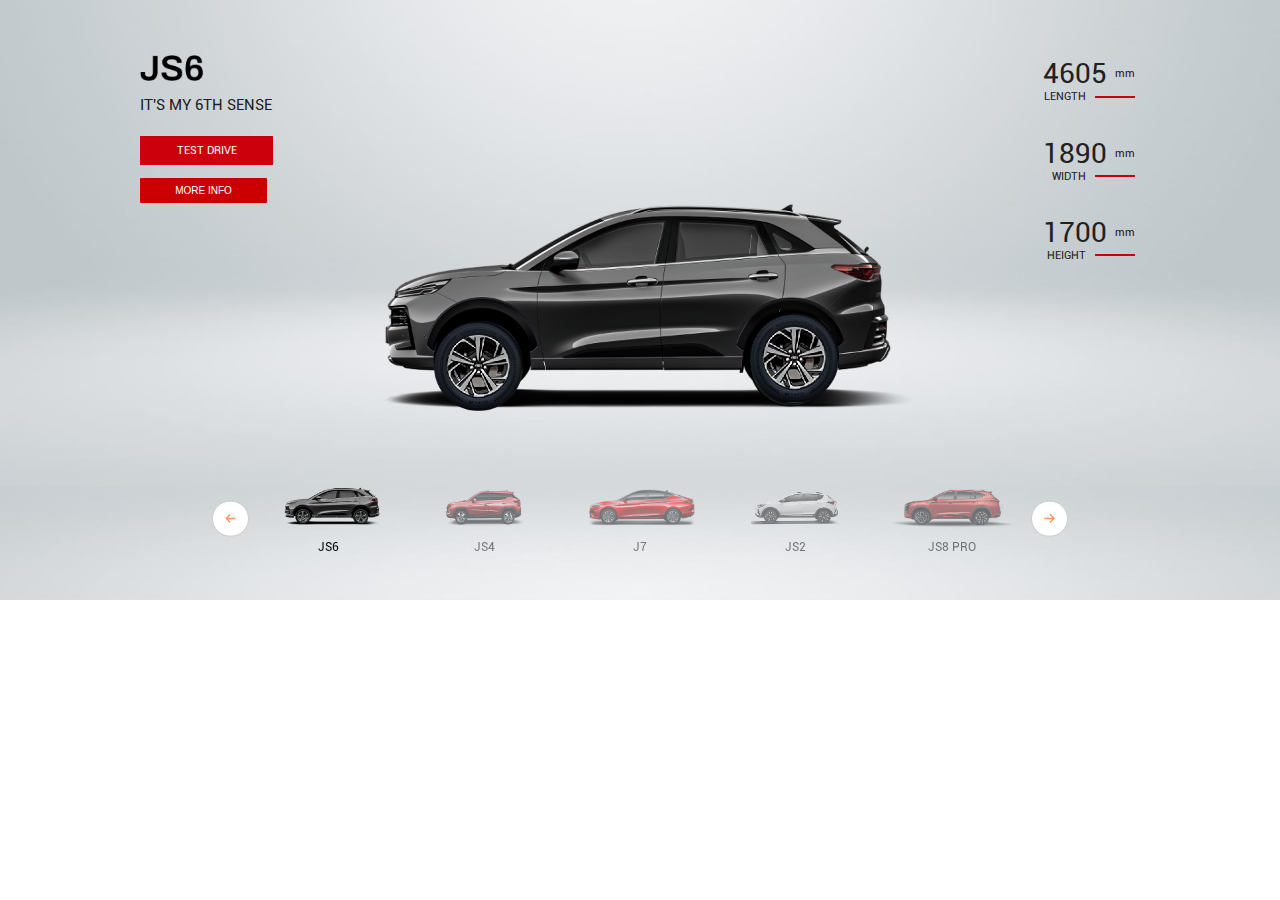
<file: tab.html>
<!DOCTYPE html>
<html lang="en">


<meta http-equiv="content-type" content="text/html;charset=UTF-8" />
<head>
    <meta charset="UTF-8" />
    <meta http-equiv="X-UA-Compatible" content="IE=edge" />
    <meta name="viewport"
          content="width=device-width, initial-scale=1.0, minimum-scale=1.0, maximum-scale=1.0, user-scalable=no" />
    <meta name="description"
          content="" />
    <meta name="keywords" content="" />
    <title> Passengers Cars</title>
    <link rel="stylesheet" href="data/tms/website/html/css/reset.css" />
    <link rel="stylesheet" href="data/tms/website/html/css/model.css" />
    <link rel="stylesheet" href="data/tms/website/html/css/swiper-bundle.min.css" />
    <script src="data/tms/website/html/js/utils/jquery.js"></script>
  
</head>
<body>

		<div class="carShow">
			<div class="swiper swiper-model">
				<div class="swiper-wrapper">
					<div class="swiper-slide T1" label="T1"
						data-slogan="Vanguard Technology SUV">
						<a class="carWrapper" href="#"> <img
							src="data/tms/website/html/images/model/s6al.png"> <span
							class="wheels"> <img
								src="data/tms/website/html/images/model/wheel_T1.png"> <img
								src="data/tms/website/html/images/model/wheel_T1.png">
						</span>
						</a>
					</div>
					<div class="swiper-slide T2" label="T2"
						data-slogan="Vanguard Technology SUV">
						<a class="carWrapper" href="#"> <img
							src="data/tms/website/html/images/model/j44a.png"> <span
							class="wheels"> <img
								src="data/tms/website/html/images/model/wheel_T2.png"> <img
								src="data/tms/website/html/images/model/wheel_T2.png">
						</span>
						</a>
					</div>
					<div class="swiper-slide dashing" label="dashing"
						data-slogan="Vanguard Technology SUV">
						<a class="carWrapper" href="#"> <img
							src="data/tms/website/html/images/model/j77.png">
							<span class="wheels"> <img
								src="data/tms/website/html/images/model/wheel_dashing.png">
								<img src="data/tms/website/html/images/model/wheel_dashing.png">
						</span>
						</a>
					</div>
					<!-- <div class="swiper-slide x70plus" label="x70plus"
						data-slogan="All-Round Travel SUV">
						<a class="carWrapper" href="#"> <img
							src="data/tms/website/html/images/model/eecc.png">
							<span class="wheels"> <img
								src="data/tms/website/html/images/model/wheel_x70plus.png">
								<img src="data/tms/website/html/images/model/wheel_x70plus.png">
						</span>
						</a>
					</div>
					<div class="swiper-slide x70" label="x70"
						data-slogan="All-Round Travel SUV">
						<a class="carWrapper" href="#"> <img
							src="data/tms/website/html/images/model/r88.png"> <span
							class="wheels"> <img
								src="data/tms/website/html/images/model/wheel_x70.png"> <img
								src="data/tms/website/html/images/model/wheel_x70.png">
						</span>
						</a>
					</div> -->

					<div class="swiper-slide x90plus" label="x90plus"
						data-slogan="All-Round Travel SUV">
						<a class="carWrapper" href="#"> <img
							src="data/tms/website/html/images/model/jspro.png"> <span
							class="wheels"> <img
								src="data/tms/website/html/images/model/wheel_x90plus.png"> <img
								src="data/tms/website/html/images/model/wheel_x90plus.png">
						</span>
						</a>
					</div>


					<div class="swiper-slide Js8" label="Js8"
						data-slogan="All-Round Travel SUV">
						<a class="carWrapper" href="#"> <img
							src="data/tms/website/html/images/model/j8pr.png"> <span
							class="wheels"> 
							 <img
								src="data/tms/website/html/images/model/wheel_Js8.png"> <img
								src="data/tms/website/html/images/model/wheel_Js8.png">
						</span> 
						</a>
					</div>

					

				</div>
			</div>
			<div class="bottom-box">
				<div class="bottom-box-swiper-box">
					<div class="swiper model-swiper">
						<div class="swiper-wrapper">
							<div class="swiper-slide" data-index="1">
								<img src="data/tms/website/html/images/model/model-T1-sub.png"
									alt="" />
								<div>JS6</div>
							</div>
							<div class="swiper-slide" data-index="2">
								<img src="data/tms/website/html/images/model/j44b.png"
									alt="" />
								<div>JS4</div>
							</div>
							<div class="swiper-slide" data-index="3">
								<img
									src="data/tms/website/html/images/model/model-dashing-sub.png"
									alt="" />
								<div>J7</div>
							</div>
							<!-- <div class="swiper-slide" data-index="4">
								<img
									src="data/tms/website/html/images/model/e30xm.png"
									alt="" />
								<div>E30X</div>
							</div> -->
							<!-- <div class="swiper-slide" data-index="5">
								<img src="data/tms/website/html/images/model/Rf8m.png"
									alt="" />
								<div>RF8 / RF8 PHEV</div>
							</div> -->

							<div class="swiper-slide" data-index="6">
								<img src="data/tms/website/html/images/model/Js2Prom.png"
									alt="" />
								<div>JS2 </div>
							</div>
							<!-- <div class="swiper-slide" data-index="7">
								<img src="data/tms/website/html/images/model/Js6 Prev m.png"
									alt="" />
								<div>JS6 PHEV</div>
							</div> -->
							<div class="swiper-slide" data-index="8">
								<img src="data/tms/website/html/images/model/js8 prom.png"
									alt="" />
								<div>JS8 PRO</div>
							</div>
							<!-- <div class="swiper-slide" data-index="9">
								<img src="data/tms/website/html/images/model/E-js1m.png"
									alt="" />
								<div>E-JS1</div>
							</div> -->
							<!-- <div class="swiper-slide" data-index="10">
								<img src="data/tms/website/html/images/model/e-js4 m.png"
									alt="" />
								<div>E-JS4</div>
							</div> -->
							<!-- <div class="swiper-slide" data-index="11">
								<img src="data/tms/website/html/images/model/ej7 m.png"
									alt="" />
								<div>E-J7</div>
							</div> -->
							
						
						</div>
					</div>
				</div>
				<div class="swiper-btn-box">
					<div class="swiper-prev swiper-prev-1">
						<img src="data/tms/website/html/images/common/O-L.png" alt="" />
						<img src="data/tms/website/html/images/common/W-L.png" alt="" />
					</div>
					<div class="swiper-next swiper-prev-2">
						<img src="data/tms/website/html/images/common/O-R.png" alt="" />
						<img src="data/tms/website/html/images/common/W-R.png" alt="" />
					</div>
				</div>

			</div>
			<ul class="list">
				<li class="">
					<div class="word">
						<div class="p">
							<img src="data/tms/website/html/images/model/modelName-T1.png">
						</div>

					<div class="introduce">IT'S MY 6TH SENSE</div>

          <div class="button-group">
      <a class="viewAll" href="#" data-model="Js4" 
onclick="openTestDriveForm_js6(event, this)">

  <span>TEST DRIVE</span>
  <img src="data/tms/website/html/images/model/W-R.png" alt="Icon">
</a>



<!-- iframe-page.html (on https://external.com) -->
<button id="openParentLink"
onclick="sendToParent('Js6'); return false;" 
        style="text-align: center; padding: 7px 30px; margin-top: 5px; 
               background: #c00; color: #fff; text-decoration: none; 
               font-weight: 300; border-radius: 1px; width: 127px; 
               font-size: 10px; border: none; cursor: pointer;">
    <span>MORE INFO</span></button>

<script>
  document.getElementById('openParentLink').addEventListener('click', function() {
    const message = {
      type: 'navigate',
      url: 'https://ladi.greenlinecastles.com/js6/' // the URL to open
    };
    window.parent.postMessage(message, 'https://ladi.greenlinecastles.com/'); // Use '*' or restrict to specific origin
  });
</script>



<!-- <script>
								function triggerParentNavigation() {
 					 window.parent.postMessage(
    				{
     				 type: 'navigate',
      				url: 'https://ladi.greenlinecastles.com/js6/'
					 },
    			'*' // or use the specific origin of the parent for more security
 				 );
				} 

					</script> -->

      <!-- <a href="#" onclick="sendToParent('Js6'); 
						return false;" style="text-align: center; padding: 7px 40px; margin-top: 100;
      background: #c00; color: #fff; text-decoration: none; font-weight:300; 
      border-radius: 1px; width: 120px;font-size: 10px;">
      <span>MORE INFO</span>
 
</a> -->



    </div>

          

					
					<style>

		
    				#tdOverlay_js6 {
     				display: none;
      				position: fixed;
      				top: 0; left: 0;
      				width: 100%; height: 100%;
      				background: rgba(0,0,0,0.5);
   	   				z-index: 9998;
   				 }
    				#tdPopupForm_js6, #tdConfirmation_js6 {
     				 display: none;
      				position: fixed;
     				 top: 50%; left: 50%;
      				transform: translate(-50%, -50%);
      				background: #fff;
      				padding: 20px ;
	  				text-align:center;
      				border-radius: 10px;
      				z-index: 9999;
     				 width: 90%;
     				 max-width: 600px;
      				font-family: 'Segoe UI', sans-serif;

   					 }
 					 </style>

				<!-- Overlay -->
				<div id="tdOverlay_js6" onclick="closeTestDriveForm_js6()"></div>

				<!-- Popup Form -->
				<div id="tdPopupForm_js6"style="display:none; position:fixed; 
				top:50%; left:50%; transform:translate(-50%, -50%); 
				z-index:9999; background:#fff; padding:20px; 
				border-radius:10px; width:90%; max-width:600px; 
				font-family:'Segoe UI', sans-serif;">

  				<h2 style="color:#c00; font-size:24px; margin-bottom:5px;">Book a Test Drive</h2>
  				<p style="color:#666; font-size:14px; margin-bottom:25px;">Fill your personal details to book a test drive appointment</p>

  				<form onsubmit="submitTestDriveForm_js6(event)" style="display:flex; 
  				flex-direction:column; gap:16px;">
  				<div style="display:flex; gap:10px;">

  				<input type="text" placeholder="First name" required style="flex:1; padding:10px; border:1px solid #ddd; border-radius:6px;">
  				<input type="text" placeholder="Last name" required style="flex:1; padding:10px; border:1px solid #ddd; border-radius:6px;">
   				</div>
   
					<input type="email" placeholder="Enter email here" required style="padding:10px;
					 border:1px solid #ddd; border-radius:6px;">

	 			<div style="display:flex; gap:10px;">
      			<select style="width:80px; padding:10px; border:1px solid #ddd; border-radius:6px;" required>
        		<option value="+234">+234</option>
       			 <!-- Add more country codes if needed -->
      			</select>
      			<input type="tel" placeholder="813 347 1257" required style="flex:1; padding:10px; border:1px solid #ddd; border-radius:6px;">
    			</div>
	 
   
   				 <input type="hidden" id="selectedModelInput_js6">

					<!-- Model Dropdown (optional override) -->
   			 <select id="modelDropdown_js6" 
			style="padding:10px; border:1px 
				solid #ddd; border-radius:6px;" required>
    			  <option value="">Select one of these options</option>
    			  <option value="Js6">Js6</option>
     			 <option value="Js4">Js4</option>
     			 <option value="J7">J7</option>
     			 <option value="Js2">Js2</option>
     			 <option value="Js8 Pro">Js8 Pro</option>
   			 </select>

				<select style="padding:10px; border:1px solid #ddd; border-radius:6px;" required>
      			<option value="">Select a location</option>
      			<option value="Lagos">Lagos</option>
      			<option value="Abuja">Abuja</option>
    			</select>

				<div style="display:flex; gap:10px;">
      			<input type="date" required style="flex:1; padding:10px; border:1px solid #ddd; border-radius:6px;">
      			<input type="time" required style="flex:1; padding:10px; border:1px solid #ddd; border-radius:6px;">
    			</div>

				<div style="display:flex; justify-content:space-between;">
     			 <button type="submit" style="padding:12px 20px; background:#c00; color:white; border:none; border-radius:6px; font-size:16px; cursor:pointer;">Submit ›</button>
    			</div>

  			  <!-- <button type="submit">Submit ›</button> -->
  				</form>
			</div>

				<!-- Confirmation -->
				<div id="tdConfirmation_js6">
   				 <h2 style="color:#333; font-size:24px; margin-bottom:10px;">You're All Set!</h2>

  				<p style="color:#888; font-size:15px;">
   				 Thank you for booking a test drive. One of our team members will contact you shortly to confirm the details. We can't wait for you to experience the drive!
 				 </p>
				</div>

				<!-- JS -->
				<script>
  					function openTestDriveForm_js6(event, element) {
    				event.preventDefault();
    				const selectedModel = element.getAttribute("data-model");
    				document.getElementById("selectedModelInput_js6").value = selectedModel;

   				 const dropdown = document.getElementById("modelDropdown_js6");
   				 for (const option of dropdown.options) {
     				 if (option.text.toLowerCase() === selectedModel.toLowerCase()) {
        			dropdown.value = option.value;
       				 break;
     			 }
   			 }

  				  document.getElementById("tdOverlay_js6").style.display = "block";
    				document.getElementById("tdPopupForm_js6").style.display = "block";
   					 document.getElementById("tdConfirmation_js6").style.display = "none";
  				}

 					 function closeTestDriveForm_js6() {
   					 document.getElementById("tdOverlay_js6").style.display = "none";
   					 document.getElementById("tdPopupForm_js6").style.display = "none";
   					 document.getElementById("tdConfirmation_js6").style.display = "none";
 			 }

  					function submitTestDriveForm_js6(event) {
    				event.preventDefault();
    				document.getElementById("tdPopupForm_js6").style.display = "none";
    				document.getElementById("tdConfirmation_js6").style.display = "block";
  			}
					</script>





						<!-- <a class="viewAlla" href="#"data-index="02" onclick="sendToParent('Js6'); 
						return false;"> <span>MORE INFO</span>  <img
							src="data/tms/website/html/images/model/W-R.png">
						</a>
									<script>
								function triggerParentNavigation() {
 					 window.parent.postMessage(
    				{
     				 type: 'navigate',
      				url: 'https://ladi.greenlinecastles.com/js6/'
					 },
    			'*' // or use the specific origin of the parent for more security
 				 );
				} 

					</script> -->
					</div>


					<div class="num_con">
						<div class="">
							<div class="p">
								<span class="num" data-num="4605">4605</span>mm
							</div>
							<div class="b">
								LENGTH<span class="line"></span>
							</div>
						</div>
						<div class="">
							<div class="p">
								<span class="num" data-num="1890">1890</span>mm
							</div>
							<div class="b">
								WIDTH<span class="line"></span>
							</div>
						</div>
						<div class="">
							<div class="p">
								<span class="num" data-num="1700">1700</span>mm
							</div>
							<div class="b">
								HEIGHT<span class="line"></span>
							</div>
						</div>
					</div>
				</li>


				<li class="">
					<div class="word">
						<div class="p">
							<img src="data/tms/website/html/images/model/modelName-x70plus.png">
						</div>
<div class="introduce">JUST FOR YOU</div>
<div class="button-group">
      <a class="viewAll" href="#" data-model="Js4" 
onclick="openTestDriveForm(event, this)">

  <span>TEST DRIVE</span>
  <img src="data/tms/website/html/images/model/W-R.png" alt="Icon">
</a>

     <a href="#" onclick="sendToParent('Js4'); 
						return false;" style="text-align: center; padding: 7px 40px; margin-top: 100;
      background: #c00; color: #fff; text-decoration: none; font-weight:300; 
      border-radius: 1px; width: 120px;font-size: 10px;">
      <span>MORE INFO</span>
 
</a>


<script>
								function triggerParentNavigation() {
 					 window.parent.postMessage(
    				{
     				 type: 'navigate',
      				url: 'https://ladi.greenlinecastles.com/js4/'
					 },
    			'*' // or use the specific origin of the parent for more security
 				 );
				} 

					</script>

    </div>

<!-- Overlay Background -->
<div id="tdOverlay" 
style="display:none; 
position:fixed; 
top:0; left:0; 
width:100%; 
height:100%; 
background:rgba(0,0,0,0.5); 
z-index:9998;" onclick="closeTestDriveForm()"></div>

<!-- Test Drive Form Popup -->
<div id="tdPopupForm" 
style="display:none; 
position:fixed; top:50%; left:50%; 
transform:translate(-50%, -50%); 
z-index:9999; background:#fff; 
padding:20px; border-radius:10px; 
width:90%; max-width:600px; 
font-family:'Segoe UI', sans-serif;">
  <h2 style="color:#c00; font-size:24px; margin-bottom:5px;">Book a Test Drive</h2>
  <p style="color:#666; font-size:14px; margin-bottom:25px;">Fill your personal details to book a test drive appointment</p>

  <form onsubmit="submitTestDriveForm(event)" style="display:flex; flex-direction:column; gap:16px;">
    <div style="display:flex; gap:10px;">
      <input type="text" placeholder="First name" required style="flex:1; padding:10px; border:1px solid #ddd; border-radius:6px;">
      <input type="text" placeholder="Last name" required style="flex:1; padding:10px; border:1px solid #ddd; border-radius:6px;">
    </div>

    <input type="email" placeholder="Enter email here" required style="padding:10px; border:1px solid #ddd; border-radius:6px;">

    <div style="display:flex; gap:10px;">
      <select style="width:80px; padding:10px; border:1px solid #ddd; border-radius:6px;" required>
        <option value="+234">+234</option>
        <!-- Add more country codes if needed -->
      </select>
      <input type="tel" placeholder="813 347 1257" required style="flex:1; padding:10px; border:1px solid #ddd; border-radius:6px;">
    </div>

    <!-- Hidden input to store selected model -->
    <input type="hidden" id="selectedModelInput" 
	name="selectedModel">

    <!-- Model Dropdown (optional override) -->
    <select id="modelDropdown" style="padding:10px; border:1px solid #ddd; border-radius:6px;" required>
      <option value="">Select one of these options</option>
      <option value="Js6">Js6</option>
      <option value="Js4">Js4</option>
      <option value="Js7">Js7</option>
      <option value="Js2">Js2</option>
      <option value="Js8 Pro">Js8 Pro</option>
    </select>

    <select style="padding:10px; border:1px solid #ddd; border-radius:6px;" required>
      <option value="">Select a location</option>
      <option value="Lagos">Lagos</option>
      <option value="Abuja">Abuja</option>
    </select>

    <div style="display:flex; gap:10px;">
      <input type="date" required style="flex:1; padding:10px; border:1px solid #ddd; border-radius:6px;">
      <input type="time" required style="flex:1; padding:10px; border:1px solid #ddd; border-radius:6px;">
    </div>

    <div style="display:flex; justify-content:space-between;">
      <button type="submit" style="padding:12px 20px; background:#c00; color:white; border:none; border-radius:6px; font-size:16px; cursor:pointer;">Submit ›</button>
    </div>
  </form>
</div>

<!-- Confirmation Screen -->
<div id="tdConfirmation" 
style="display:none; 
position:fixed; top:50%;
 left:50%; 
 transform:translate(-50%, -50%); 
 background:white; 
 padding:40px 30px;
  text-align:center;
   border-radius:12px; 
   max-width:400px; 
   width:90%; z-index:10000; 
   font-family:'Segoe UI', sans-serif;">
  <h2 style="color:#333; font-size:24px; margin-bottom:10px;">You're All Set!</h2>
  <p style="color:#888; font-size:15px;">
    Thank you for booking a test drive. One of our team members will contact you shortly to confirm the details. We can't wait for you to experience the drive!
  </p>
</div>
<script>
  function openTestDriveForm(event, element) {
    event.preventDefault();

    // Get model name from button's data attribute
    const selectedModel = element.getAttribute("data-model");

    // Set hidden input for tracking
    document.getElementById("selectedModelInput").value = selectedModel;

    // Pre-select model in dropdown if it exists
    const dropdown = document.getElementById("modelDropdown");
    if (dropdown) {
      for (const option of dropdown.options) {
        if (option.text.toLowerCase() === selectedModel.toLowerCase()) {
          dropdown.value = option.value;
          break;
        }
      }
    }

    // Show popup and overlay
    document.getElementById("tdPopupForm").style.display = "block";
    document.getElementById("tdOverlay").style.display = "block";
  }

  function closeTestDriveForm() {
    document.getElementById("tdPopupForm").style.display = "none";
    document.getElementById("tdOverlay").style.display = "none";
    document.getElementById("tdConfirmation").style.display = "none";
  }

  function submitTestDriveForm(event) {
    event.preventDefault();

    // Hide form, show confirmation
    document.getElementById("tdPopupForm").style.display = "none";
    document.getElementById("tdConfirmation").style.display = "block";

    // You can also gather form data here if needed (AJAX or console.log)
  }
</script>





					
					</div>

					<div class="num_con">
						<div class="">
							<div class="p">
								<span class="num" data-num="4410">4410</span>mm
							</div>
							<div class="b">
								LENGTH<span class="line"></span>
							</div>
						</div>
						<div class="">
							<div class="p">
								<span class="num" data-num="1800">1800</span>mm
							</div>
							<div class="b">
								WIDTH<span class="line"></span>
							</div>
						</div>
						<div class="">
							<div class="p">
								<span class="num" data-num="1600">1600</span>mm
							</div>
							<div class="b">
								HEIGHT<span class="line"></span>
							</div>
						</div>
					</div>
				</li>



        <li class="">
					<div class="word">
						<div class="p">
							<img
								src="data/tms/website/html/images/model/modelName-dashing.png">
						</div>
						<div class="introduce">THE DREAMING HATCHBACK</div>

            <div class="button-group">
      <a class="viewAll" href="#" data-model="Js7" 
onclick="openTestDriveForm_j7(event, this)">

  <span>TEST DRIVE</span>
  <img src="data/tms/website/html/images/model/W-R.png" alt="Icon">
</a>

      <a href="#" onclick="sendToParent('Js7'); 
						return false;" style="text-align: center; padding: 7px 40px; margin-top: 100;
      background: #c00; color: #fff; text-decoration: none; font-weight:300; 
      border-radius: 1px; width: 120px;font-size: 10px;">
      <span>MORE INFO</span>
 
</a>


<script>
								function triggerParentNavigation() {
 					 window.parent.postMessage(
    				{
     				 type: 'navigate',
      				url: 'https://ladi.greenlinecastles.com/j7'
					 },
    			'*' // or use the specific origin of the parent for more security
 				 );
				} 

					</script>
    </div>


    		<style>
    #tdOverlay_j7 {
      display: none;
      position: fixed;
      top: 0; left: 0;
      width: 100%; height: 100%;
      background: rgba(0,0,0,0.5);
      z-index: 9998;
    }
    #tdPopupForm_j7, #tdConfirmation_j7 {
      display: none;
      position: fixed;
      top: 50%; left: 50%;
      transform: translate(-50%, -50%);
      background: #fff;
      padding: 40px 30px;
	  text-align:center;
      border-radius: 12px;
      z-index: 10000;
      width: 90%;
      max-width: 400px;
      font-family: 'Segoe UI', sans-serif;
    }
  </style>




<!-- Overlay -->
<div id="tdOverlay_j7" onclick="closeTestDriveForm_j7()"></div>

<!-- Popup Form -->
<div id="tdPopupForm_j7"style="display:none; position:fixed; 
top:50%; left:50%; transform:translate(-50%, -50%); 
z-index:9999; background:#fff; padding:20px; 
border-radius:10px; width:90%; max-width:600px; 
font-family:'Segoe UI', sans-serif;">

  <h2 style="color:#c00; font-size:24px; margin-bottom:5px;">Book a Test Drive</h2>
  <p style="color:#666; font-size:14px; margin-bottom:25px;">Fill your personal details to book a test drive appointment</p>

  <form onsubmit="submitTestDriveForm_j7(event)" style="display:flex; 
  flex-direction:column; gap:16px;">
  <div style="display:flex; gap:10px;">

  <input type="text" placeholder="First name" required style="flex:1; padding:10px; border:1px solid #ddd; border-radius:6px;">
  <input type="text" placeholder="Last name" required style="flex:1; padding:10px; border:1px solid #ddd; border-radius:6px;">
   </div>
   
	<input type="email" placeholder="Enter email here" required style="padding:10px;
	 border:1px solid #ddd; border-radius:6px;">

	 <div style="display:flex; gap:10px;">
      <select style="width:80px; padding:10px; border:1px solid #ddd; border-radius:6px;" required>
        <option value="+234">+234</option>
        <!-- Add more country codes if needed -->
      </select>
      <input type="tel" placeholder="813 347 1257" required style="flex:1; padding:10px; border:1px solid #ddd; border-radius:6px;">
    </div>
	 
   
    <input type="hidden" id="selectedModelInput_j7">

	<!-- Model Dropdown (optional override) -->
    <select id="modelDropdown_j7" 
	style="padding:10px; border:1px 
	solid #ddd; border-radius:6px;" required>
      <option value="">Select one of these options</option>
      <option value="Js6">Js6</option>
      <option value="Js4">Js4</option>
      <option value="J7">J7</option>
      <option value="Js2">Js2</option>
      <option value="Js8 Pro">Js8 Pro</option>
    </select>

	<select style="padding:10px; border:1px solid #ddd; border-radius:6px;" required>
      <option value="">Select a location</option>
      <option value="Lagos">Lagos</option>
      <option value="Abuja">Abuja</option>
    </select>

	<div style="display:flex; gap:10px;">
      <input type="date" required style="flex:1; padding:10px; border:1px solid #ddd; border-radius:6px;">
      <input type="time" required style="flex:1; padding:10px; border:1px solid #ddd; border-radius:6px;">
    </div>

	<div style="display:flex; justify-content:space-between;">
      <button type="submit" style="padding:12px 20px; background:#c00; color:white; border:none; border-radius:6px; font-size:16px; cursor:pointer;">Submit ›</button>
    </div>

    <!-- <button type="submit">Submit ›</button> -->
  </form>
</div>

<!-- Confirmation -->
<div id="tdConfirmation_j7">
    <h2 style="color:#333; font-size:24px; margin-bottom:10px;">You're All Set!</h2>

  <p style="color:#888; font-size:15px;">
    Thank you for booking a test drive. One of our team members will contact you shortly to confirm the details. We can't wait for you to experience the drive!
  </p>
</div>

<!-- JS -->
<script>
  function openTestDriveForm_j7(event, element) {
    event.preventDefault();
    const selectedModel = element.getAttribute("data-model");
    document.getElementById("selectedModelInput_j7").value = selectedModel;

    const dropdown = document.getElementById("modelDropdown_j7");
    for (const option of dropdown.options) {
      if (option.text.toLowerCase() === selectedModel.toLowerCase()) {
        dropdown.value = option.value;
        break;
      }
    }

    document.getElementById("tdOverlay_j7").style.display = "block";
    document.getElementById("tdPopupForm_j7").style.display = "block";
    document.getElementById("tdConfirmation_j7").style.display = "none";
  }

  function closeTestDriveForm_j7() {
    document.getElementById("tdOverlay_j7").style.display = "none";
    document.getElementById("tdPopupForm_j7").style.display = "none";
    document.getElementById("tdConfirmation_j7").style.display = "none";
  }

  function submitTestDriveForm_j7(event) {
    event.preventDefault();
    document.getElementById("tdPopupForm_js7").style.display = "none";
    document.getElementById("tdConfirmation_js7").style.display = "block";
  }
</script>

					</div>
					<div class="num_con">
						<div class="">
							<div class="p">
								<span class="num" data-num="4772">4772</span>mm
							</div>
							<div class="b">
								LENGTH<span class="line"></span>
							</div>
						</div>
						<div class="">
							<div class="p">
								<span class="num" data-num="1820">1820</span>mm
							</div>
							<div class="b">
								WIDTH<span class="line"></span>
							</div>
						</div>
						<div class="">
							<div class="p">
								<span class="num" data-num="1492">14922</span>mm
							</div>
							<div class="b">
								HEIGHT<span class="line"></span>
							</div>
						</div>
					</div>
				</li>


        <li class="">
					<div class="word">
						<div class="p">
							<img src="data/tms/website/html/images/model/JS2.png">
						</div>
						<div class="introduce">
						YOUR IDEAL FIRST CITY SUV	
                        </div>
         <div class="button-group">
      <a class="viewAll" href="#" data-model="Js2" 
onclick="openTestDriveForm_js2(event, this)">

  <span>TEST DRIVE</span>
  <img src="data/tms/website/html/images/model/W-R.png" alt="Icon">
</a>

      <a href="#" onclick="sendToParent('Js2'); 
						return false;" style="text-align: center; padding: 7px 40px; margin-top: 100;
      background: #c00; color: #fff; text-decoration: none; font-weight:300; 
      border-radius: 1px; width: 120px;font-size: 10px;">
      <span>MORE INFO</span>
 
</a>


<script>
								function triggerParentNavigation() {
 					 window.parent.postMessage(
    				{
     				 type: 'navigate',
      				url: 'https://ladi.greenlinecastles.com/js2/'
					 },
    			'*' // or use the specific origin of the parent for more security
 				 );
				} 

					</script>
    </div>

    <style>


     #tdOverlay_js2 {
      display: none;
      position: fixed;
      top: 0; left: 0;
      width: 100%; height: 100%;
      background: rgba(0,0,0,0.5);
      z-index: 9998;
    }
    #tdPopupForm_js2, #tdConfirmation_js2 {
      display: none;
      position: fixed;
      top: 50%; left: 50%;
      transform: translate(-50%, -50%);
      background: #fff;
      padding: 40px 30px;
	  text-align:center;
      border-radius: 12px;
      z-index: 10000;
      width: 90%;
      max-width: 400px;
      font-family: 'Segoe UI', sans-serif;
    }
  </style>



<!-- Overlay -->
<div id="tdOverlay_js2" onclick="closeTestDriveForm_js2()"></div>

<!-- Popup Form -->
<div id="tdPopupForm_js2"style="display:none; position:fixed; 
top:50%; left:50%; transform:translate(-50%, -50%); 
z-index:9999; background:#fff; padding:20px; 
border-radius:10px; width:90%; max-width:600px; 
font-family:'Segoe UI', sans-serif;">

  <h2 style="color:#c00; font-size:24px; margin-bottom:5px;">Book a Test Drive</h2>
  <p style="color:#666; font-size:14px; margin-bottom:25px;">Fill your personal details to book a test drive appointment</p>

  <form onsubmit="submitTestDriveForm_js2(event)" style="display:flex; 
  flex-direction:column; gap:16px;">
  <div style="display:flex; gap:10px;">

  <input type="text" placeholder="First name" required style="flex:1; padding:10px; border:1px solid #ddd; border-radius:6px;">
  <input type="text" placeholder="Last name" required style="flex:1; padding:10px; border:1px solid #ddd; border-radius:6px;">
   </div>
   
	<input type="email" placeholder="Enter email here" required style="padding:10px;
	 border:1px solid #ddd; border-radius:6px;">

	 <div style="display:flex; gap:10px;">
      <select style="width:80px; padding:10px; border:1px solid #ddd; border-radius:6px;" required>
        <option value="+234">+234</option>
        <!-- Add more country codes if needed -->
      </select>
      <input type="tel" placeholder="813 347 1257" required style="flex:1; padding:10px; border:1px solid #ddd; border-radius:6px;">
    </div>
	 
   
    <input type="hidden" id="selectedModelInput_js2">

	<!-- Model Dropdown (optional override) -->
    <select id="modelDropdown_js2" 
	style="padding:10px; border:1px 
	solid #ddd; border-radius:6px;" required>
      <option value="">Select one of these options</option>
      <option value="Js6">Js6</option>
      <option value="Js4">Js4</option>
      <option value="Js7">Js7</option>
      <option value="Js2">Js2</option>
      <option value="Js8 Pro">Js8 Pro</option>
    </select>

	<select style="padding:10px; border:1px solid #ddd; border-radius:6px;" required>
      <option value="">Select a location</option>
      <option value="Lagos">Lagos</option>
      <option value="Abuja">Abuja</option>
    </select>

	<div style="display:flex; gap:10px;">
      <input type="date" required style="flex:1; padding:10px; border:1px solid #ddd; border-radius:6px;">
      <input type="time" required style="flex:1; padding:10px; border:1px solid #ddd; border-radius:6px;">
    </div>

	<div style="display:flex; justify-content:space-between;">
      <button type="submit" style="padding:12px 20px; background:#c00; color:white; border:none; border-radius:6px; font-size:16px; cursor:pointer;">Submit ›</button>
    </div>

    <!-- <button type="submit">Submit ›</button> -->
  </form>
</div>

<!-- Confirmation -->
<div id="tdConfirmation_js2">
    <h2 style="color:#333; font-size:24px; margin-bottom:10px;">You're All Set!</h2>

  <p style="color:#888; font-size:15px;">
    Thank you for booking a test drive. One of our team members will contact you shortly to confirm the details. We can't wait for you to experience the drive!
  </p>
</div>

<!-- JS -->
<script>
  function openTestDriveForm_js2(event, element) {
    event.preventDefault();
    const selectedModel = element.getAttribute("data-model");
    document.getElementById("selectedModelInput_js2").value = selectedModel;

    const dropdown = document.getElementById("modelDropdown_js2");
    for (const option of dropdown.options) {
      if (option.text.toLowerCase() === selectedModel.toLowerCase()) {
        dropdown.value = option.value;
        break;
      }
    }

    document.getElementById("tdOverlay_js2").style.display = "block";
    document.getElementById("tdPopupForm_js2").style.display = "block";
    document.getElementById("tdConfirmation_js2").style.display = "none";
  }

  function closeTestDriveForm_js2() {
    document.getElementById("tdOverlay_js2").style.display = "none";
    document.getElementById("tdPopupForm_js2").style.display = "none";
    document.getElementById("tdConfirmation_js2").style.display = "none";
  }

  function submitTestDriveForm_js2(event) {
    event.preventDefault();
    document.getElementById("tdPopupForm_js2").style.display = "none";
    document.getElementById("tdConfirmation_js2").style.display = "block";
  }
</script>


						
					</div>
					<div class="num_con">
						<div class="">
							<div class="p">
								<span class="num" data-num="4149">4149</span>mm
							</div>
							<div class="b">
								LENGTH<span class="line"></span>
							</div>
						</div>
						<div class="">
							<div class="p">
								<span class="num" data-num="1750">1750</span>mm
							</div>
							<div class="b">
								WIDTH<span class="line"></span>
							</div>
						</div>
						<div class="">
							<div class="p">
								<span class="num" data-num="1566">1566</span>mm
							</div>
							<div class="b">
								HEIGHT<span class="line"></span>
							</div>
						</div>
					</div>
				</li>



         <li class="">
					<div class="word">
						<div class="p">
							<img src="data/tms/website/html/images/model/JS8 PRO.png">
						</div>
						<div class="introduce">
						LARGER SPACE, MORE HAPPINESS
                        </div>
         <div class="button-group">
      <a class="viewAll" href="#" data-model="Js8 Pro" 
onclick="openTestDriveForm_js8(event, this)">

  <span>TEST DRIVE</span>
  <img src="data/tms/website/html/images/model/W-R.png" alt="Icon">
</a>

      <a href="#"data-index="02" onclick="sendToParent('Js8'); 
						return false;" style="text-align: center; padding: 7px 40px; margin-top: 100;
      background: #c00; color: #fff; text-decoration: none; font-weight:300; 
      border-radius: 1px; width: 120px;font-size: 10px;">
      <span>MORE INFO</span>
 
</a>


<script>
								function triggerParentNavigation() {
 					 window.parent.postMessage(
    				{
     				 type: 'navigate',
      				url: '#'
					 },
    			'*' // or use the specific origin of the parent for more security
 				 );
				} 

					</script>
    </div>

    <style>

    #tdOverlay_js8 {
      display: none;
      position: fixed;
      top: 0; left: 0;
      width: 100%; height: 100%;
      background: rgba(0,0,0,0.5);
      z-index: 9998;
    }
    #tdPopupForm_js8, #tdConfirmation_js8 {
      display: none;
      position: fixed;
      top: 50%; left: 50%;
      transform: translate(-50%, -50%);
      background: #fff;
      padding: 40px 30px;
	  text-align:center;
      border-radius: 12px;
      z-index: 10000;
      width: 90%;
      max-width: 400px;
      font-family: 'Segoe UI', sans-serif;
    }
  </style>




<!-- Overlay -->
<div id="tdOverlay_js8" onclick="closeTestDriveForm_js8()"></div>

<!-- Popup Form -->
<div id="tdPopupForm_js8"style="display:none; position:fixed; 
top:50%; left:50%; transform:translate(-50%, -50%); 
z-index:9999; background:#fff; padding:20px; 
border-radius:10px; width:90%; max-width:600px; 
font-family:'Segoe UI', sans-serif;">

  <h2 style="color:#c00; font-size:24px; margin-bottom:5px;">Book a Test Drive</h2>
  <p style="color:#666; font-size:14px; margin-bottom:25px;">Fill your personal details to book a test drive appointment</p>

  <form onsubmit="submitTestDriveForm_js8(event)" style="display:flex; 
  flex-direction:column; gap:16px;">
  <div style="display:flex; gap:10px;">

  <input type="text" placeholder="First name" required style="flex:1; padding:10px; border:1px solid #ddd; border-radius:6px;">
  <input type="text" placeholder="Last name" required style="flex:1; padding:10px; border:1px solid #ddd; border-radius:6px;">
   </div>
   
	<input type="email" placeholder="Enter email here" required style="padding:10px;
	 border:1px solid #ddd; border-radius:6px;">

	 <div style="display:flex; gap:10px;">
      <select style="width:80px; padding:10px; border:1px solid #ddd; border-radius:6px;" required>
        <option value="+234">+234</option>
        <!-- Add more country codes if needed -->
      </select>
      <input type="tel" placeholder="813 347 1257" required style="flex:1; padding:10px; border:1px solid #ddd; border-radius:6px;">
    </div>
	 
   
    <input type="hidden" id="selectedModelInput_js8">

	<!-- Model Dropdown (optional override) -->
    <select id="modelDropdown_js8" 
	style="padding:10px; border:1px 
	solid #ddd; border-radius:6px;" required>
      <option value="">Select one of these options</option>
      <option value="Js6">Js6</option>
      <option value="Js4">Js4</option>
      <option value="Js7">Js7</option>
      <option value="Js2">Js2</option>
      <option value="Js8 Pro">Js8 Pro</option>
    </select>

	<select style="padding:10px; border:1px solid #ddd; border-radius:6px;" required>
      <option value="">Select a location</option>
      <option value="Lagos">Lagos</option>
      <option value="Abuja">Abuja</option>
    </select>

	<div style="display:flex; gap:10px;">
      <input type="date" required style="flex:1; padding:10px; border:1px solid #ddd; border-radius:6px;">
      <input type="time" required style="flex:1; padding:10px; border:1px solid #ddd; border-radius:6px;">
    </div>

	<div style="display:flex; justify-content:space-between;">
      <button type="submit" style="padding:12px 20px; background:#c00; color:white; border:none; border-radius:6px; font-size:16px; cursor:pointer;">Submit ›</button>
    </div>

    <!-- <button type="submit">Submit ›</button> -->
  </form>
</div>

<!-- Confirmation -->
<div id="tdConfirmation_js8">
    <h2 style="color:#333; font-size:24px; margin-bottom:10px;">You're All Set!</h2>

  <p style="color:#888; font-size:15px;">
    Thank you for booking a test drive. One of our team members will contact you shortly to confirm the details. We can't wait for you to experience the drive!
  </p>
</div>

<!-- JS -->
<script>
  function openTestDriveForm_js8(event, element) {
    event.preventDefault();
    const selectedModel = element.getAttribute("data-model");
    document.getElementById("selectedModelInput_js8").value = selectedModel;

    const dropdown = document.getElementById("modelDropdown_js8");
    for (const option of dropdown.options) {
      if (option.text.toLowerCase() === selectedModel.toLowerCase()) {
        dropdown.value = option.value;
        break;
      }
    }

    document.getElementById("tdOverlay_js8").style.display = "block";
    document.getElementById("tdPopupForm_js8").style.display = "block";
    document.getElementById("tdConfirmation_js8").style.display = "none";
  }

  function closeTestDriveForm_js8() {
    document.getElementById("tdOverlay_js8").style.display = "none";
    document.getElementById("tdPopupForm_js8").style.display = "none";
    document.getElementById("tdConfirmation_js8").style.display = "none";
  }

  function submitTestDriveForm_js8(event) {
    event.preventDefault();
    document.getElementById("tdPopupForm_js8").style.display = "none";
    document.getElementById("tdConfirmation_js8").style.display = "block";
  }
</script>


						
					</div>
					<div class="num_con">
						<div class="">
							<div class="p">
								<span class="num" data-num="4825">4825</span>mm
							</div>
							<div class="b">
								LENGTH<span class="line"></span>
							</div>
						</div>
						<div class="">
							<div class="p">
								<span class="num" data-num="1870">1870</span>mm
							</div>
							<div class="b">
								WIDTH<span class="line"></span>
							</div>
						</div>
						<div class="">
							<div class="p">
								<span class="num" data-num="1758">1758</span>mm
							</div>
							<div class="b">
								HEIGHT<span class="line"></span>
							</div>
						</div>
					</div>
				</li>








			
		


</body>
<script src="data/tms/website/html/js/utils/rem.js"></script>
<script src="data/tms/website/html/js/utils/swiper-bundle.min.js"></script>
<script
	src="data/tms/website/html/js/utils/jquery.animateNumber.min.js"></script>
<script src="data/tms/website/html/js/utils/scrollReveal.js"></script>
<script src="data/tms/website/html/js/utils/anime.min.js"></script>
<script src="data/tms/website/html/js/utils/aliplayer.js"></script>
<script src="data/tms/website/html/js/index.js"></script>
<script src="data/tms/website/html/js/en/home/index.js"></script>
<!-- 引入header组件 -->
<script type="text/babel" src="data/tms/website/html/scripts/header.js"></script>
<script type="text/babel" src="data/tms/website/html/components/common/header/menu.js"></script>

</script>



</html>
</file>
<file: data/tms/website/html/css/model.css>
/* .model {
  height: 10.08rem;
  background-color: #fff;
  padding: 0.3rem;
}

.model .model-box {
  background-color: #e5e5e5;
  width: 100%;
  height: 100%;
  position: relative;
}

.model .model-box .model-name {
  position: absolute;
  left: 1.1rem;
  top: 1.3rem;
  display: -webkit-box;
  display: -ms-flexbox;
  display: flex;
  -webkit-box-align: start;
      -ms-flex-align: start;
          align-items: flex-start;
  -webkit-box-orient: vertical;
  -webkit-box-direction: normal;
      -ms-flex-direction: column;
          flex-direction: column;
}

.model .model-box .model-name img {
  width: 5.85rem;
  height: 0.33rem;
  -webkit-animation-duration: 1s;
          animation-duration: 1s;
}

.model .model-box .model-name div {
  font-size: 0.3rem;
  color: #333;
  -webkit-animation-duration: 1s;
          animation-duration: 1s;
  margin-top: 0.28rem;
  letter-spacing: 0.04rem;
}

.model .model-box .more-btn {
  display: -webkit-box;
  display: -ms-flexbox;
  display: flex;
  -webkit-box-align: center;
      -ms-flex-align: center;
          align-items: center;
  position: absolute;
  -webkit-animation-duration: 1s;
          animation-duration: 1s;
  left: 1.1rem;
  top: 2.8rem;
  cursor: pointer;
}

.model .model-box .more-btn img {
  width: 0.17rem;
  height: 0.14rem;
}

.model .model-box .more-btn div {
  font-size: 0.16rem;
  color: #333;
  margin-right: 0.24rem;
  -webkit-transition: all 0.5s;
  transition: all 0.5s;
  letter-spacing: 0.04rem;
}

.model .model-box .more-btn:hover div {
  color: #ff874a;
}

.model .model-box .description {
  position: absolute;
  right: 0.7rem;
  top: 2.25rem;
  color: #fff;
  font-size: 1.2rem;
  line-height: 1.2rem;
}

.model .model-box .big-car {
  position: absolute;
  left: 50%;
  top: 50%;
  -webkit-transform: translate(-50%, -50%);
          transform: translate(-50%, -50%);
  width: 12rem;
  height: 7rem;
  cursor: pointer;
}

.model .model-box .big-car img {
  width: 100%;
  height: 100%;
}

.model .model-box .bottom-box {
  position: absolute;
  bottom: 0.6rem;
  padding: 0 0.56rem 0 0.5rem;
  width: 100%;
  display: -webkit-box;
  display: -ms-flexbox;
  display: flex;
  -webkit-box-align: center;
      -ms-flex-align: center;
          align-items: center;
  -webkit-box-pack: justify;
      -ms-flex-pack: justify;
          justify-content: space-between;
  -webkit-box-sizing: border-box;
          box-sizing: border-box;
}

.model .model-box .bottom-box .bottom-box-swiper-box {
  width: 68%;
  padding-left: 1.5rem;
}

.model .model-box .bottom-box .model-swiper {
  width: 100%;
  position: relative;
  padding: 0.2rem 0 0 0;
}

.model .model-box .bottom-box .model-swiper .swiper-slide {
  display: -webkit-box;
  display: -ms-flexbox;
  display: flex;
  -webkit-box-align: center;
      -ms-flex-align: center;
          align-items: center;
  -webkit-box-orient: vertical;
  -webkit-box-direction: normal;
      -ms-flex-direction: column;
          flex-direction: column;
  width: 100%;
  height: 100%;
}

.model .model-box .bottom-box .model-swiper .swiper-slide img {
  width: 1.7rem;
  height: auto;
}

.model .model-box .bottom-box .model-swiper .swiper-slide img:nth-of-type(2) {
  display: none;
}

.model .model-box .bottom-box .model-swiper .swiper-slide div {
  color: #000;
  font-size: 0.14rem;
  margin-top: 0.25rem;
}

.model .model-box .bottom-box .model-swiper .swiper-slide:hover img:nth-of-type(1) {
  display: none;
}

.model .model-box .bottom-box .model-swiper .swiper-slide:hover img:nth-of-type(2) {
  display: block;
}

.model .model-box .bottom-box .swiper-btn-box {
  width: 66%;
  position: absolute;
  display: -webkit-box;
  display: -ms-flexbox;
  display: flex;
  left: 6%;
  top: 50%;
  -webkit-box-align: center;
      -ms-flex-align: center;
          align-items: center;
  -webkit-box-pack: justify;
      -ms-flex-pack: justify;
          justify-content: space-between;
  -webkit-transform: translateY(-50%);
          transform: translateY(-50%);
  z-index: 0;
}

.model .model-box .bottom-box .swiper-btn-box .swiper-prev {
  border-radius: 50%;
  background-color: #fff;
  width: 0.55rem;
  display: -webkit-box;
  display: -ms-flexbox;
  display: flex;
  -webkit-box-align: center;
      -ms-flex-align: center;
          align-items: center;
  -webkit-box-pack: center;
      -ms-flex-pack: center;
          justify-content: center;
  height: 0.55rem;
  cursor: pointer;
  border: 1px solid #ccc;
  -webkit-transition: all 0.5s;
  transition: all 0.5s;
}

.model .model-box .bottom-box .swiper-btn-box .swiper-prev img {
  width: 0.17rem;
  height: 0.14rem;
}

.model .model-box .bottom-box .swiper-btn-box .swiper-prev img:nth-of-type(2) {
  display: none;
}

.model .model-box .bottom-box .swiper-btn-box .swiper-prev:hover {
  background-color: #ff874a;
  border-color: #ff874a;
}

.model .model-box .bottom-box .swiper-btn-box .swiper-prev-1:hover {
  border-color: #ff874a;
}

.model .model-box .bottom-box .swiper-btn-box .swiper-prev-1:hover img:nth-of-type(2) {
  display: block;
}

.model .model-box .bottom-box .swiper-btn-box .swiper-prev-1:hover img:nth-of-type(1) {
  display: none;
}

.model .model-box .bottom-box .swiper-btn-box .swiper-prev-2:hover {
  border-color: #ff874a;
  background-color: #ff874a;
}

.model .model-box .bottom-box .swiper-btn-box .swiper-prev-2:hover img:nth-of-type(2) {
  display: block;
}

.model .model-box .bottom-box .swiper-btn-box .swiper-prev-2:hover img:nth-of-type(1) {
  display: none;
}

.model .model-box .bottom-box .swiper-btn-box .swiper-next {
  border-radius: 50%;
  background-color: #fff;
  width: 0.55rem;
  display: -webkit-box;
  display: -ms-flexbox;
  display: flex;
  -webkit-box-align: center;
      -ms-flex-align: center;
          align-items: center;
  -webkit-box-pack: center;
      -ms-flex-pack: center;
          justify-content: center;
  height: 0.55rem;
  cursor: pointer;
  border: 1px solid #ccc;
  -webkit-transition: all 0.5s;
  transition: all 0.5s;
}

.model .model-box .bottom-box .swiper-btn-box .swiper-next img {
  width: 0.17rem;
  height: 0.14rem;
}

.model .model-box .bottom-box .swiper-btn-box .swiper-next img:nth-of-type(2) {
  display: none;
}

.model .model-box .bottom-box .btn {
  width: 2.65rem;
  height: 0.79rem;
  background-color: #68a598;
  border-bottom: 0.05rem solid #4aa3db;
  color: #fff;
  font-size: 0.16rem;
  display: -webkit-box;
  display: -ms-flexbox;
  display: flex;
  -webkit-box-align: center;
      -ms-flex-align: center;
          align-items: center;
  -webkit-box-pack: center;
      -ms-flex-pack: center;
          justify-content: center;
  cursor: pointer;
  margin-left: 2.45rem;
  letter-spacing: 0.03rem;
  -webkit-transition: all 0.2s;
  transition: all 0.2s;
  position: relative;
  overflow: hidden;
} */
.carShow{
	background: url(../images/model/model-bg.jpg) no-repeat top left;
	height: 9rem;
	background-size: 100% 100%;
	display: flex;
	flex-direction: column;
	position: relative;
	/* justify-content: center; */
}
.carShow .swiper-model{
	position: absolute;
	top: 2.96rem;
	/* left: 100%; */
	left: 0;
	width: 100%;
	height: 3.4rem;
	/* transition: all 1.3s; */
}
/* .carShow .swiper-model.on{
	left: 0;
	transition: all 1.3s 0.4s;
} */
.carShow .swiper-model .swiper-slide{display: flex; justify-content: center; align-items: center;}
.carShow .swiper-model .carWrapper{
	width: 10.42rem; height: 3.4rem; position: relative; display: block;
}
.carShow .swiper-model .carWrapper img{
	width: 10.42rem;
}

.carShow .bottom-box{position: absolute; bottom:0.5rem ;left: 50%; display: flex; justify-content: center; align-items: center; height: 1.2rem; width: 12.84rem; transform: translate(-50%,0);}

.carShow .bottom-box .bottom-box-swiper-box{
	width: 11.68rem;
	height: 100%;
}
.carShow .bottom-box .bottom-box-swiper-box .model-swiper{
	width: 100%; height: 100%;
}
.carShow .bottom-box .bottom-box-swiper-box .swiper-slide {
    width: fit-content;
    display: flex;
    /* flex-direction: column; */
    justify-content: center;
    text-align: center;
    /* margin: 0 0.25rem; */
	flex-wrap: wrap;
    opacity: 0.5;
    cursor: pointer;
}
.carShow .bottom-box .bottom-box-swiper-box .swiper-slide img{
   height: 0.62rem;
   width: auto;
 /*  margin-bottom: 0.3rem; */
}
.carShow .bottom-box .bottom-box-swiper-box .swiper-slide>div{
	font-size: 0.18rem;
	width: 100%;
}
.carShow .bottom-box .bottom-box-swiper-box .swiper-slide-thumb-active{
	opacity: 1;
}
/* 车轮: */
.carShow .swiper-model .swiper-slide .wheels img{
    position: absolute;
}
.carShow .swiper-model .swiper-slide .wheels.active img{
    animation:wheelAnim 1.3s ;
}
.carShow .swiper-model .swiper-slide .wheels.active.reverse img{
    animation:wheelAnimReverse 1.3s ;
}
@keyframes wheelAnim {
    to{
        transform: rotate(-360deg);
    }
}
@keyframes wheelAnimReverse {
    to{
        transform: rotate(360deg);
    }
}
.carShow .swiper-model .swiper-slide.X50 .wheels img{width: 1.38rem; height: 1.38rem;}
.carShow .swiper-model .swiper-slide.X50 .wheels img:first-child{ top:1.79rem; left:9.08rem; }
.carShow .swiper-model .swiper-slide.X50 .wheels img:last-child{ top:1.79rem; right:1.9rem; }
.carShow .swiper-model .swiper-slide.T2 .wheels img{width: 1.37rem; height: 1.37rem;}
.carShow .swiper-model .swiper-slide.T2 .wheels img:first-child{ top:1.87rem; left:2.00rem; }
.carShow .swiper-model .swiper-slide.T2 .wheels img:last-child{ top:1.87rem; right:1.84rem; }
.carShow .swiper-model .swiper-slide.dashing .wheels img{ width: 1.32rem; height: 1.32rem; }
.carShow .swiper-model .swiper-slide.dashing .wheels img:first-child{ top:1.61rem; left:1.98rem; }
.carShow .swiper-model .swiper-slide.dashing .wheels img:last-child{ top:1.61rem; right:2.10rem; }
.carShow .swiper-model .swiper-slide.x70plus .wheels img{ width: 1.0rem; height: 1.0rem; }
.carShow .swiper-model .swiper-slide.x70plus .wheels img:first-child{ top:1.80rem; left:2.60rem; }
.carShow .swiper-model .swiper-slide.x70plus .wheels img:last-child{ top:1.80rem; right:2.75rem; }
.carShow .swiper-model .swiper-slide.x70 .wheels img{ width: 1.1rem; height: 1.1rem; }
.carShow .swiper-model .swiper-slide.x70 .wheels img:first-child{ top:1.99rem; left:1.92rem; }
.carShow .swiper-model .swiper-slide.x70 .wheels img:last-child{ top:1.99rem; right:2.75rem; }
.carShow .swiper-model .swiper-slide.x90plus .wheels img{ width: 1.1rem; height: 1.1rem; }
.carShow .swiper-model .swiper-slide.x90plus .wheels img:first-child{ top:1.80rem; left:2.80rem;}
.carShow .swiper-model .swiper-slide.x90plus .wheels img:last-child{ top:1.80rem; right:2.66rem;}
.carShow .swiper-model .swiper-slide.x95 .wheels img{ width: 1.34rem; height: 1.34rem; }
.carShow .swiper-model .swiper-slide.x95 .wheels img:first-child{ top:1.74rem; left:1.94rem;}
.carShow .swiper-model .swiper-slide.x95 .wheels img:last-child{ top:1.74rem; right:2.23rem;}
.carShow .swiper-model .swiper-slide.T1 .wheels img{ width: 1.34rem; height: 1.34rem; }
.carShow .swiper-model .swiper-slide.T1 .wheels img:first-child{top: 1.86rem;left: 2.12rem;}
.carShow .swiper-model .swiper-slide.T1 .wheels img:last-child{top: 1.74rem; right: 2.22rem;}

.carShow .swiper-model .swiper-slide.J2pro .wheels img{ width: 1.2rem; height: 1.2rem; }
.carShow .swiper-model .swiper-slide.J2pro .wheels img:first-child{top: 1.80rem;left: 2.36rem;}
.carShow .swiper-model .swiper-slide.J2pro .wheels img:last-child{top: 1.80rem; right: 2.50rem;}

.carShow .swiper-model .swiper-slide.Js8 .wheels img{ width: 1.2rem; height: 1.2rem; }
.carShow .swiper-model .swiper-slide.Js8 .wheels img:first-child{top: 1.94rem;left: 2.22rem;}
.carShow .swiper-model .swiper-slide.Js8 .wheels img:last-child{top: 1.94rem; right: 2.31rem;}

.carShow .swiper-model .swiper-slide.Js1 .wheels img{ width: 1.2rem; height: 1.2rem; }
.carShow .swiper-model .swiper-slide.Js1 .wheels img:first-child{top: 1.94rem;left: 2.28rem;}
.carShow .swiper-model .swiper-slide.Js1 .wheels img:last-child{top: 1.94rem; right: 1.70rem;}

.carShow .swiper-model .swiper-slide.Ejs4 .wheels img{ width: 1.1rem; height: 1.1rem; }
.carShow .swiper-model .swiper-slide.Ejs4 .wheels img:first-child{top: 1.90rem;left: 2.43rem;}
.carShow .swiper-model .swiper-slide.Ejs4 .wheels img:last-child{top: 1.94rem; right: 2.30rem;}

.carShow .swiper-model .swiper-slide.Ej7 .wheels img{ width: 1.09rem; height: 1.09rem; }
.carShow .swiper-model .swiper-slide.Ej7 .wheels img:first-child{top: 1.78rem;left: 2.99rem;}
.carShow .swiper-model .swiper-slide.Ej7 .wheels img:last-child{top: 1.68rem; right: 2.48rem;}

.carShow .swiper-model .swiper-slide.T9 .wheels img{ width: 1.3rem; height: 1.3rem; }
.carShow .swiper-model .swiper-slide.T9 .wheels img:first-child{top: 1.87rem;left: 1.97rem;}
.carShow .swiper-model .swiper-slide.T9 .wheels img:last-child{top: 1.89rem; right: 2.20rem;}

.carShow .swiper-model .swiper-slide.m3 .wheels img{ width: 1.0rem; height: 1.1rem; }
.carShow .swiper-model .swiper-slide.m3 .wheels img:first-child{ top:2.10rem; left:1.88rem; }
.carShow .swiper-model .swiper-slide.m3 .wheels img:last-child{ top:2.10rem; right:2.42rem; }

.carShow .swiper-model .swiper-slide.SU .wheels img{ width: 0.75rem; height: 0.75rem; }
.carShow .swiper-model .swiper-slide.SU .wheels img:first-child{ top:2.10rem; left:2.69rem; }
.carShow .swiper-model .swiper-slide.SU .wheels img:last-child{ top:2.10rem; right:2.67rem; }

.carShow .swiper-model .swiper-slide.Sa .wheels img{ width: 0.75rem; height: 0.75rem; }
.carShow .swiper-model .swiper-slide.Sa .wheels img:first-child{ top:2.10rem; left:2.69rem; }
.carShow .swiper-model .swiper-slide.Sa .wheels img:last-child{ top:2.10rem; right:2.67rem; }

.carShow .swiper-model .swiper-slide.T9p .wheels img{ width: 1.3rem; height: 1.3rem; }
.carShow .swiper-model .swiper-slide.T9p .wheels img:first-child{top: 1.87rem;left: 1.97rem;}
.carShow .swiper-model .swiper-slide.T9p .wheels img:last-child{top: 1.89rem; right: 2.20rem;}

.carShow .swiper-model .swiper-slide.T8p .wheels img{ width: 1.3rem; height: 1.3rem; }
.carShow .swiper-model .swiper-slide.T8p .wheels img:first-child{top: 1.87rem;left: 2.10rem;}
.carShow .swiper-model .swiper-slide.T8p .wheels img:last-child{top: 1.89rem; right: 2.20rem;}


.carShow .swiper-model .swiper-slide.N90 .wheels img{ width: 1.0rem; height: 1.0rem; }
.carShow .swiper-model .swiper-slide.N90 .wheels img:first-child{top: 2.05rem;left: 1.45rem;}
.carShow .swiper-model .swiper-slide.N90 .wheels img:last-child{top: 2.05rem; right: 2.73rem;}

.carShow .swiper-model .swiper-slide.N120 .wheels img{ width: 1.1rem; height: 1.1rem; }
.carShow .swiper-model .swiper-slide.N120 .wheels img:first-child{top: 2.05rem;left: 1.55rem;}
.carShow .swiper-model .swiper-slide.N120 .wheels img:last-child{top: 2.15rem; right: 2.60rem;}


.carShow .swiper-model .swiper-slide.x200 .wheels img{ width: 0.96rem; height: 0.96rem; }
.carShow .swiper-model .swiper-slide.x200 .wheels img:first-child{ top:2.08rem; left:2.54rem; }
.carShow .swiper-model .swiper-slide.x200 .wheels img:last-child{ top:2.10rem; right:2.93rem; }

.carShow .swiper-model .swiper-slide.k7 .wheels img{ width: 0.92rem; height: 0.92rem; }
.carShow .swiper-model .swiper-slide.k7 .wheels img:first-child{ top:2.08rem; left:3.17rem; }
/* .carShow .swiper-model .swiper-slide.k7 .wheels img:child{ top:2.10rem; right:2.93rem; } */
.carShow .swiper-model .swiper-slide.k7 .wheels img:last-child{ top:2.10rem; right:2.10rem; }


.carShow .swiper-model .swiper-slide.N55 .wheels img{ width: 0.88rem; height: 0.88; }
.carShow .swiper-model .swiper-slide.N55 .wheels img:first-child{top: 2.12rem;left: 2.25rem;}
.carShow .swiper-model .swiper-slide.N55 .wheels img:last-child{top: 2.15rem; right: 2.98rem;}

.carShow .swiper-model .swiper-slide.N75 .wheels img{ width: 0.81rem; height: 0.81; }
.carShow .swiper-model .swiper-slide.N75 .wheels img:first-child{top: 2.30rem;left: 2.70rem;}
.carShow .swiper-model .swiper-slide.N75 .wheels img:last-child{top: 2.30rem; right: 3.35rem;}

.carShow .swiper-model .swiper-slide.N180 .wheels img{ width: 0.99rem; height: 0.99; }
.carShow .swiper-model .swiper-slide.N180 .wheels img:first-child{top: 2.00rem;left: 1.80rem;}
.carShow .swiper-model .swiper-slide.N180 .wheels img:last-child{top: 2.00rem; right: 2.60rem;}


.carShow .swiper-model .swiper-slide.q7 .wheels img{ width: 0.92rem; height: 0.92rem; }
.carShow .swiper-model .swiper-slide.q7 .wheels img:first-child{ top:2.08rem; left:2.90rem; }
/* .carShow .swiper-model .swiper-slide.q7 .wheels img:second-child{ top:2.10rem; right:2.93rem; } */
.carShow .swiper-model .swiper-slide.q7 .wheels img:last-child{ top:2.10rem; right:2.60rem; }


/* 车型左右按纽 */
.carShow .bottom-box .swiper-btn-box {
  width: 100%;
  position: absolute;
  display: -webkit-box;
  display: -ms-flexbox;
  display: flex;
  left: 0;
  top: 40%;
  -webkit-box-align: center;
      -ms-flex-align: center;
          align-items: center;
  -webkit-box-pack: justify;
      -ms-flex-pack: justify;
          justify-content: space-between;
  -webkit-transform: translateY(-50%);
          transform: translateY(-50%);
  z-index: 0;
}

.carShow .bottom-box .swiper-btn-box .swiper-prev {
  border-radius: 50%;
  background-color: #fff;
  width: 0.55rem;
  display: -webkit-box;
  display: -ms-flexbox;
  display: flex;
  -webkit-box-align: center;
      -ms-flex-align: center;
          align-items: center;
  -webkit-box-pack: center;
      -ms-flex-pack: center;
          justify-content: center;
  height: 0.55rem;
  cursor: pointer;
  border: 1px solid #ccc;
  -webkit-transition: all 0.5s;
  transition: all 0.5s;
}

.carShow .bottom-box .swiper-btn-box .swiper-prev img {
  width: 0.17rem;
  height: 0.14rem;
}

.carShow .bottom-box .swiper-btn-box .swiper-prev img:nth-of-type(2) {
  display: none;
}

.carShow .bottom-box .swiper-btn-box .swiper-prev:hover {
  background-color: #ff874a;
  border-color: #ff874a;
}

.carShow .bottom-box .swiper-btn-box .swiper-prev-1:hover {
  border-color: #ff874a;
}

.carShow .bottom-box .swiper-btn-box .swiper-prev-1:hover img:nth-of-type(2) {
  display: block;
}

.carShow .bottom-box .swiper-btn-box .swiper-prev-1:hover img:nth-of-type(1) {
  display: none;
}

.carShow .bottom-box .swiper-btn-box .swiper-prev-2:hover {
  border-color: #ff874a;
  background-color: #ff874a;
}

.carShow .bottom-box .swiper-btn-box .swiper-prev-2:hover img:nth-of-type(2) {
  display: block;
}

.carShow .bottom-box .swiper-btn-box .swiper-prev-2:hover img:nth-of-type(1) {
  display: none;
}

.carShow .bottom-box .swiper-btn-box .swiper-next {
  border-radius: 50%;
  background-color: #fff;
  width: 0.55rem;
  display: -webkit-box;
  display: -ms-flexbox;
  display: flex;
  -webkit-box-align: center;
      -ms-flex-align: center;
          align-items: center;
  -webkit-box-pack: center;
      -ms-flex-pack: center;
          justify-content: center;
  height: 0.55rem;
  cursor: pointer;
  border: 1px solid #ccc;
  -webkit-transition: all 0.5s;
  transition: all 0.5s;
}

.carShow .bottom-box .swiper-btn-box .swiper-next img {
  width: 0.17rem;
  height: 0.14rem;
}

.carShow .bottom-box .swiper-btn-box .swiper-next img:nth-of-type(2) {
  display: none;
}
/* 左边 */
.carShow .list li{display: flex; justify-content: space-between; color: #212121; display: none;}
.carShow .list .word{
	font-size: 0.22rem; margin-left: 2.1rem; margin-top: 0.83rem; margin-bottom: 0.26rem;
}
.carShow .list .word .p{height: 0.39rem; margin-bottom: 0.24rem;}
.carShow .list .word .p img{height: 100%;}
.carShow .list .introduce{line-height: 0.26rem; font-size: 0.22rem; margin-bottom: 0.32rem;color: #212121;}
.carShow .list .num_con{ margin-right: 2.18rem; margin-top: 0.86rem; font-size: 0.16rem;}
.carShow .list .num_con>div{margin-bottom: 0.5rem;}
.carShow .list .num_con .p .num{font-size: 0.42rem; margin-right: 0.12rem;}
.carShow .list .num_con .b,.carShow .list .num_con .p {display: flex; align-items: center; justify-content: flex-end;}
.carShow .list .num_con .b .line{width: 0.6rem; height: 0.03rem; display: inline-block; background-color: #cc000c; margin-left: 0.13rem;}
.viewAll{
    display: flex;
    justify-content: center;
    align-items: center;
	position: relative;
    color:white;
    background:#cc000c;
    width: 2rem;
    height: 0.43rem;
    margin-top: 0.3rem;
    margin-bottom: 0.12rem;
	font-size: 0.16rem;
}
.viewAll img{
	position: absolute;
/* 	content: ''; */
	width: 0.17rem;
	/* height: 0.14rem; */
	right: 30%;
	top: 50%;
	transform: translateY(-50%);
	/* background: url(../images/W-R.png) no-repeat center bottom; */
	/* background-size:100% auto ; */
	opacity: 0;
	 transition:all 0.5s ease-in-out;

}
.viewAll span{
	/* display: block; */
	width: 100%;
	position: absolute;
	left: 0%;
	top: 50%;
	text-align: center;
	transform: translateY(-50%);
	
	transition:all 0.5s ease-in-out;
}
.viewAll:hover span{
	opacity: 1;
	left: -10%;
	transition:all 0.5s ease-in-out;
}
.viewAll:hover img{
	opacity: 1;
	right: 20%;
	transition:all 0.5s ease-in-out;
}


.viewAlla{
    display: flex;
    justify-content: center;
    align-items: center;
	position: relative;
    color:white;
    background:#cc000c;
    width: 2rem;
    height: 0.43rem;
    margin-top: 0.3rem;
    margin-bottom: 0.12rem;
	font-size: 0.16rem;
}
.viewAlla img{
	position: absolute;
/* 	content: ''; */
	width: 0.17rem;
	/* height: 0.14rem; */
	right: 30%;
	top: 50%;
	transform: translateY(-50%);
	/* background: url(../images/W-R.png) no-repeat center bottom; */
	/* background-size:100% auto ; */
	opacity: 0;
	 transition:all 0.5s ease-in-out;

}
.viewAlla span{
	/* display: block; */
	width: 100%;
	position: absolute;
	left: 0%;
	top: 50%;
	text-align: center;
	transform: translateY(-50%);
	
	transition:all 0.5s ease-in-out;
}
.viewAlla:hover span{
	opacity: 1;
	left: -10%;
	transition:all 0.5s ease-in-out;
}
.viewAlla:hover img{
	opacity: 1;
	right: 20%;
	transition:all 0.5s ease-in-out;
}
.playDirectly {
    position: relative;
    width: 100%;
    /* height: 9.6rem; */
    height: 100vh;
}
.playDirectly .videoWrapper {
    position: relative;
    width: 100%;
    height: 100%;
    overflow: hidden;
}

.video.playDirectly video {
    position: absolute;
    top: 0;
    width: 100%;
    height: 100%;
    object-fit: cover;
}

.rest{ background: url('../images/rest/bottom_bg.jpg') no-repeat center right; background-size:100% 100%; height: 5.33rem; width: 100%; display:flex; justify-content: space-between; flex-direction: initial; align-items: center;   object-fit: cover; margin-top: 1.12rem;}
.rest li{width: 50%; text-align: center; background:  url('../images/rest/bottom_line.png') no-repeat center right; background-size: 1px 100%;  position: relative; height: 100%; transition: all 0.5s ease; overflow: hidden; color: #fff;}
.rest li:last-child{background: none;}
.rest li:hover{width: 80%; transition: all 0.5s ease;}
.rest li:hover:first-child .p{display: block;}
.rest li .title {font-size: 0.7rem; text-align: left;}
.rest li .slogan{font-size: 0.22rem; text-align: left;}

.rest .r0 >div{ width: 4.9rem; position: absolute; top: 2.07rem; left: 2.32rem; transition: all 0.5s ease;}
.rest .r0 .p{width: 5.44rem;position: absolute; top: 1.4rem; right:-0.6rem; opacity: 0; transition: all 0.5s ease;}
.rest .r1 >div{ width: 6.55rem; position: absolute; top: 2.07rem; right: 1.55rem; transition: all 0.5s ease;}
.rest .r1 .p{width: 5.54rem;position: absolute; top: 0.3rem; left:-1rem; opacity: 0;}
.rest .r0:hover >div{left: 1.19rem; transition: all 0.5s ease;}
.rest .r0:hover .p{opacity:1; right:0.01rem; transition: all 0.5s 0.2s ease;}
.rest .r1:hover >div{ right:0.47rem; transition: all 0.5s ease;}
.rest .r1:hover .p{ left:0rem; top: 0rem; opacity: 1; transition: all 0.6s 0.3s ease;}
.rest .viewAll{background-color: #fff; color: #cc000c;}


/* 手机版 */
.mb-model {
  height: 14.93rem;
  position: relative;
}

.mb-model .model-box {
  background-color: #e5e5e5;
  width: 100%;
  height: 100%;
  padding: 1.14rem 0 0 0;
}

.mb-model .model-box .model-name {
  display: -webkit-box;
  display: -ms-flexbox;
  display: flex;
  -webkit-box-align: start;
      -ms-flex-align: start;
          align-items: flex-start;
  -webkit-box-orient: vertical;
  -webkit-box-direction: normal;
      -ms-flex-direction: column;
          flex-direction: column;
  padding-left: 0.73rem;
}

.mb-model .model-box .model-name img {
  width: 5.41rem;
  height: 0.25rem;
  -webkit-animation-duration: 1s;
          animation-duration: 1s;
}

.mb-model .model-box .model-name div {
  font-size: 0.29rem;
  color: #333;
  font-family: Roboto;
  -webkit-animation-duration: 1s;
          animation-duration: 1s;
  margin-top: 0.29rem;
  letter-spacing: 0.04rem;
}

.mb-model .model-box .more-btn {
  display: -webkit-box;
  display: -ms-flexbox;
  display: flex;
  -webkit-box-align: center;
      -ms-flex-align: center;
          align-items: center;
  -webkit-box-pack: center;
      -ms-flex-pack: center;
          justify-content: center;
  margin-left: 0.73rem;
  border: 1px solid #000;
  font-size: 0.25rem;
  color: #333;
  -webkit-transition: all 0.5s;
  transition: all 0.5s;
  letter-spacing: 0.04rem;
  width: 3.2rem;
  height: 0.74rem;
  margin-top: 0.37rem;
}

.mb-model .model-box .btn {
  width: 3.2rem;
  height: 0.69rem;
  background-color: #cc000c;
  border-bottom: 0.04rem solid #4aa3db;
  color: #fff;
  font-size: 0.25rem;
  display: -webkit-box;
  display: -ms-flexbox;
  display: flex;
  -webkit-box-align: center;
      -ms-flex-align: center;
          align-items: center;
  -webkit-box-pack: center;
      -ms-flex-pack: center;
          justify-content: center;
  margin-left: 0.73rem;
  letter-spacing: 0.03rem;
  -webkit-transition: all 0.2s;
  transition: all 0.2s;
  margin-top: 0.2rem;
}




.mb-model2 .model-box .btn {
  width: 3.2rem;
  height: 0.69rem;
  background-color: #cc000c;
  border-bottom: 0.04rem solid #4aa3db;
  color: #fff;
  font-size: 0.25rem;
  display: -webkit-box;
  display: -ms-flexbox;
  display: flex;
  -webkit-box-align: center;
      -ms-flex-align: center;
          align-items: center;
  -webkit-box-pack: center;
      -ms-flex-pack: center;
          justify-content: center;
  margin-left: 0.73rem;
  letter-spacing: 0.03rem;
  -webkit-transition: all 0.2s;
  transition: all 0.2s;
  margin-top: 0.2rem;
}
.mb-model .model-box .description {
  position: absolute;
  left: 0.73rem;
  top: 5.18rem;
  color: #fff;
  font-size: 1.07rem;
  line-height: 1.2rem;
}

.mb-model .model-box .big-car {
  position: absolute;
  left: 50%;
  top: 6.06rem;
  -webkit-transform: translateX(-50%);
          transform: translateX(-50%);
  width: 100%;
  height: 4.53rem;
}

.mb-model .model-box .big-car img {
  width: 100%;
  height: 100%;
}

.mb-model .model-box .bottom-box {
  position: absolute;
  bottom: 2.1rem;
  width: 100%;
  display: -webkit-box;
  display: -ms-flexbox;
  display: flex;
  -webkit-box-align: center;
      -ms-flex-align: center;
          align-items: center;
  -webkit-box-pack: justify;
      -ms-flex-pack: justify;
          justify-content: space-between;
  -webkit-box-sizing: border-box;
          box-sizing: border-box;
}

.mb-model .model-box .bottom-box .bottom-box-swiper-box {
  width: 100%;
}

.mb-model .model-box .bottom-box .model-mb-swiper {
  width: 100%;
  position: relative;
}

.mb-model .model-box .bottom-box .model-mb-swiper .swiper-wrapper {
  width: 100%;
}

.mb-model .model-box .bottom-box .model-mb-swiper .swiper-slide {
  display: -webkit-box;
  display: -ms-flexbox;
  display: flex;
  -webkit-box-align: center;
      -ms-flex-align: center;
          align-items: center;
  -webkit-box-orient: vertical;
  -webkit-box-direction: normal;
      -ms-flex-direction: column;
          flex-direction: column;
  height: 100%;
  width: 1.4rem;
  position: relative;
}

.mb-model .model-box .bottom-box .model-mb-swiper .swiper-slide img {
  width: 1.4rem;
}

.mb-model .model-box .bottom-box .model-mb-swiper .swiper-slide div {
  color: #000;
  font-size: 0.24rem;
  margin-top: 0.34rem;
}
#spr-live-chat-app .css-1kwn7si{
	height: auto;
}
/*# sourceMappingURL=model.css.map */
</file>
